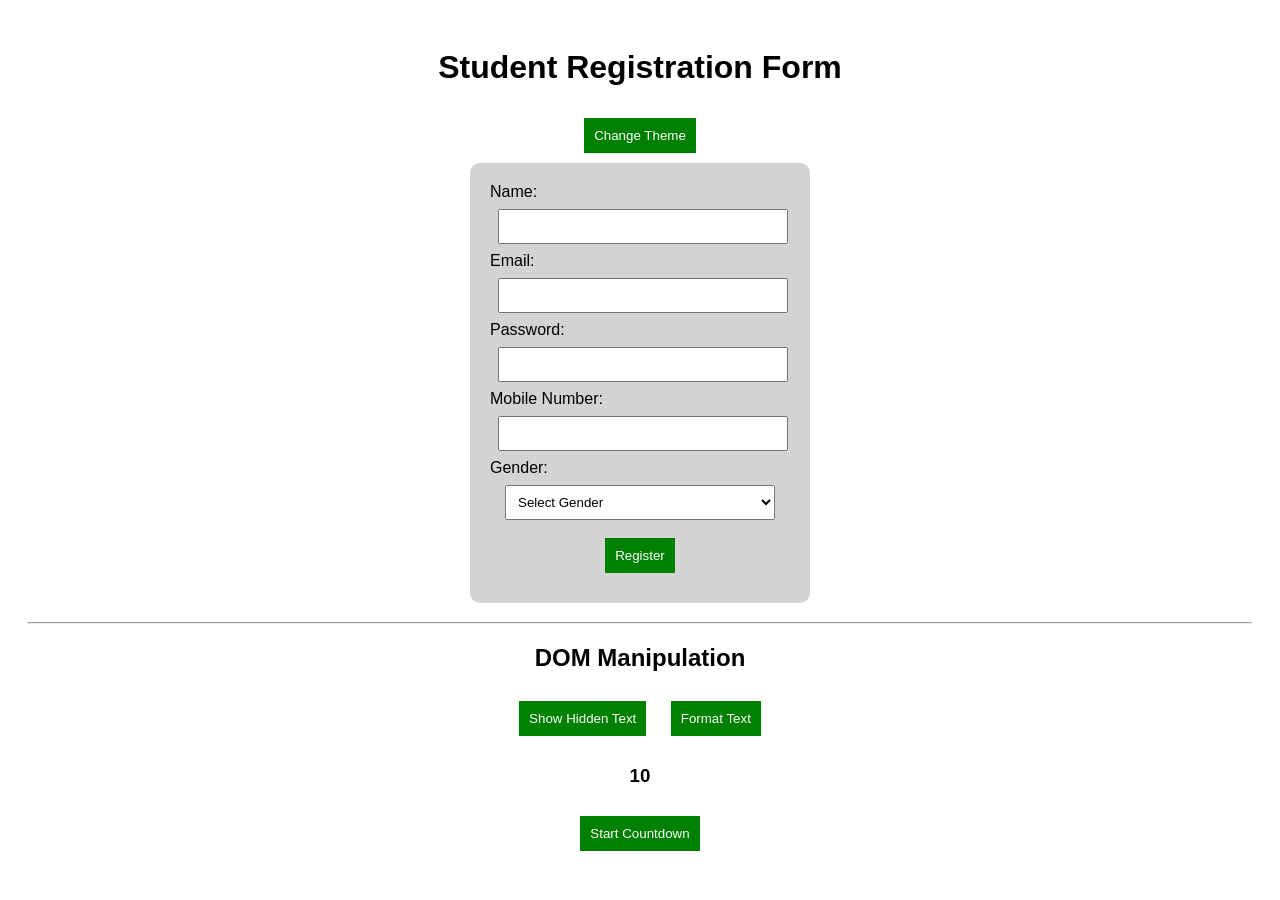
<file: HCI-3/index.html>
<!DOCTYPE html>
<html>
<head>
    <title>Student Registration</title>
    <link rel="stylesheet" href="style.css">
</head>
<body>

    <h1 id="heading">Student Registration Form</h1>

    <button onclick="changeTheme()">Change Theme</button>

    <form id="myForm">

        <label>Name:</label>
        <input type="text" id="name">
        <span id="nameError"></span>

        <label>Email:</label>
        <input type="text" id="email">
        <span id="emailError"></span>

        <label>Password:</label>
        <input type="password" id="password">
        <span id="passwordError"></span>

        <label>Mobile Number:</label>
        <input type="text" id="mobile">
        <span id="mobileError"></span>

        <label>Gender:</label>
        <select id="gender">
            <option value="">Select Gender</option>
            <option>Male</option>
            <option>Female</option>
            <option>Other</option>
        </select>
        <span id="genderError"></span>

        <button type="submit">Register</button>

    </form>

    <h3 id="message"></h3>

    <hr>

    <h2>DOM Manipulation</h2>

    <button onclick="showText()">Show Hidden Text</button>

    <p id="hiddenText" style="display:none;">
        Welcome to JavaScript DOM Manipulation!
    </p>

    <button onclick="changeText()">Format Text</button>

    <h3 id="timer">10</h3>
    <button onclick="startTimer()">Start Countdown</button>

    <script src="script.js"></script>

</body>
</html>
</file>
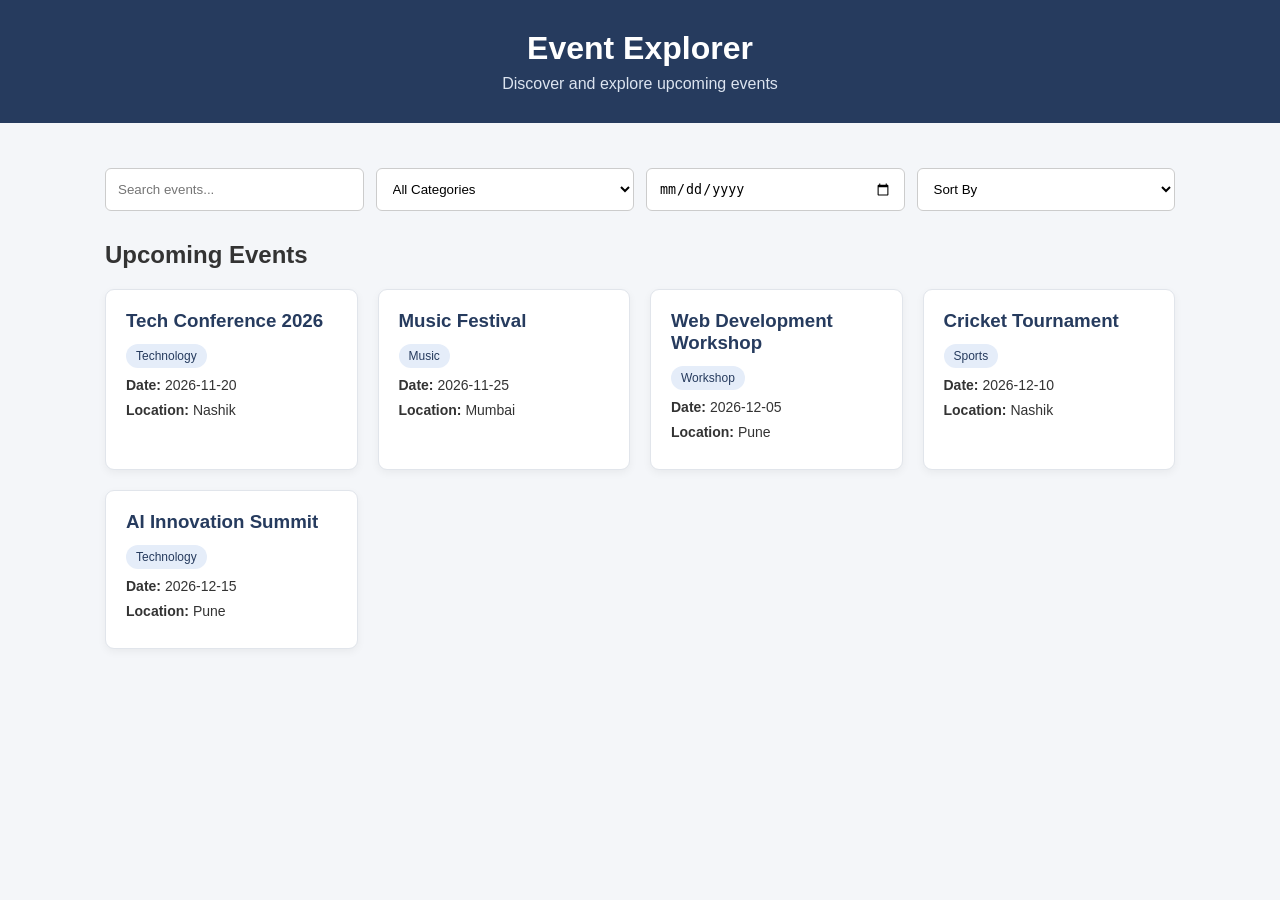
<file: HCI-4/index.html>
<!DOCTYPE html>
<html lang="en">
<head>
    <meta charset="UTF-8">
    <meta name="viewport" content="width=device-width, initial-scale=1.0">
    <title>Event Explorer</title>
    <link rel="stylesheet" href="style.css">
</head>
<body>

    <header>
        <h1>Event Explorer</h1>
        <p>Discover and explore upcoming events</p>
    </header>

    <main>
        <section class="filters">
            <input type="text" id="search" placeholder="Search events...">

            <select id="category">
                <option value="All">All Categories</option>
                <option value="Technology">Technology</option>
                <option value="Music">Music</option>
                <option value="Sports">Sports</option>
                <option value="Workshop">Workshop</option>
            </select>

            <input type="date" id="eventDate">

            <select id="sort">
                <option value="default">Sort By</option>
                <option value="asc">Date: Earliest First</option>
                <option value="desc">Date: Latest First</option>
            </select>
        </section>

        <h2>Upcoming Events</h2>

        <div id="eventContainer" class="events"></div>
    </main>

    <script src="script.js"></script>
</body>
</html>
</file>
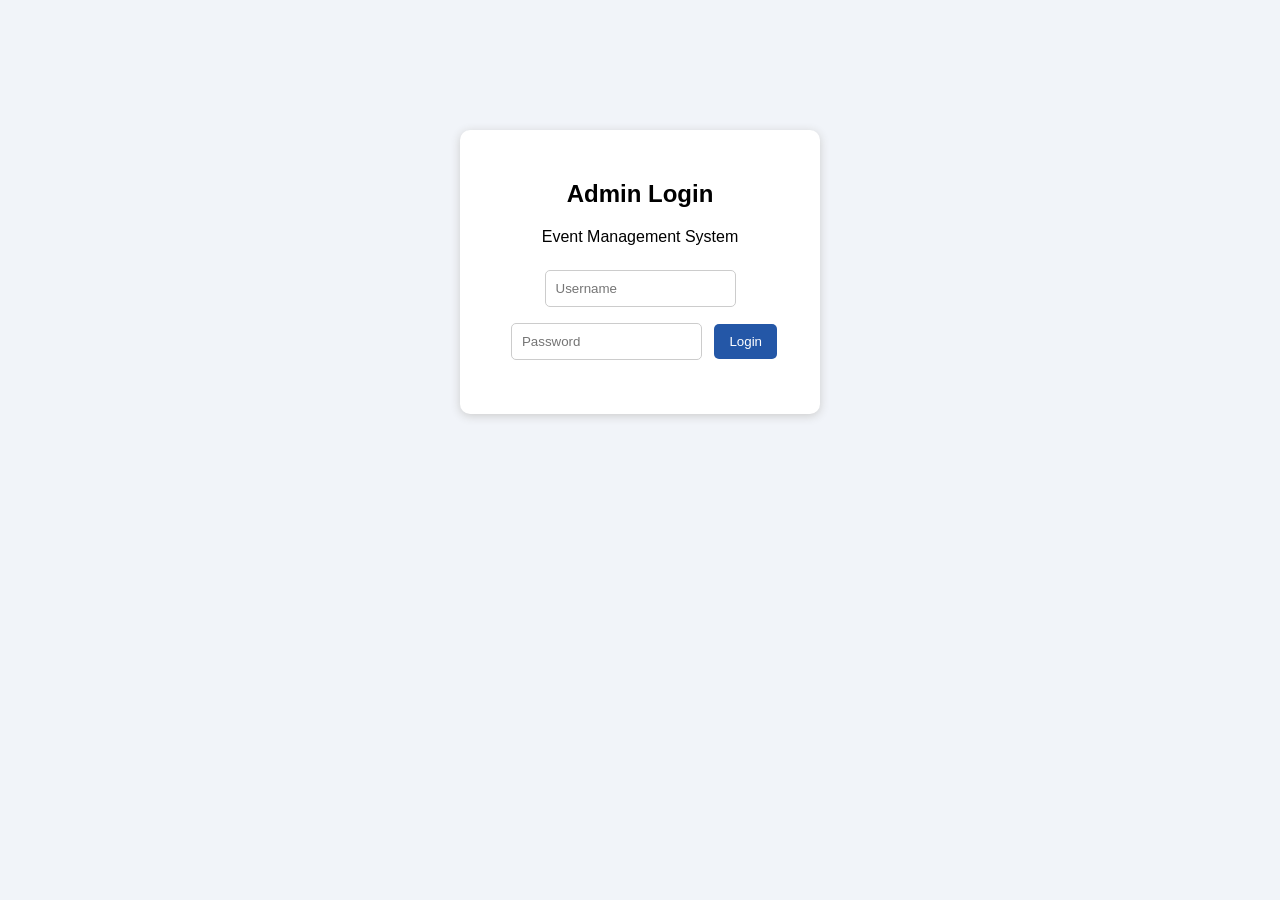
<file: HCI-6/index.html>
<!DOCTYPE html>
<html>
<head>
    <title>Admin Login</title>
    <link rel="stylesheet" href="style.css">
</head>
<body>

<div class="login-box">
    <h2>Admin Login</h2>
    <p>Event Management System</p>

    <form onsubmit="login(event)">
        <input type="text" id="username"
               placeholder="Username" required>

        <input type="password" id="password"
               placeholder="Password" required>

        <button type="submit">Login</button>
    </form>

    <p id="msg"></p>
</div>

<script>
function login(event) {
    event.preventDefault();

    let user = document.getElementById("username").value;
    let pass = document.getElementById("password").value;

    if (user === "admin" && pass === "1234") {
        sessionStorage.setItem("admin", "true");
        window.location.href = "dashboard.html";
    } else {
        document.getElementById("msg").innerText =
            "Invalid Username or Password";
    }
}
</script>

</body>
</html>
</file>
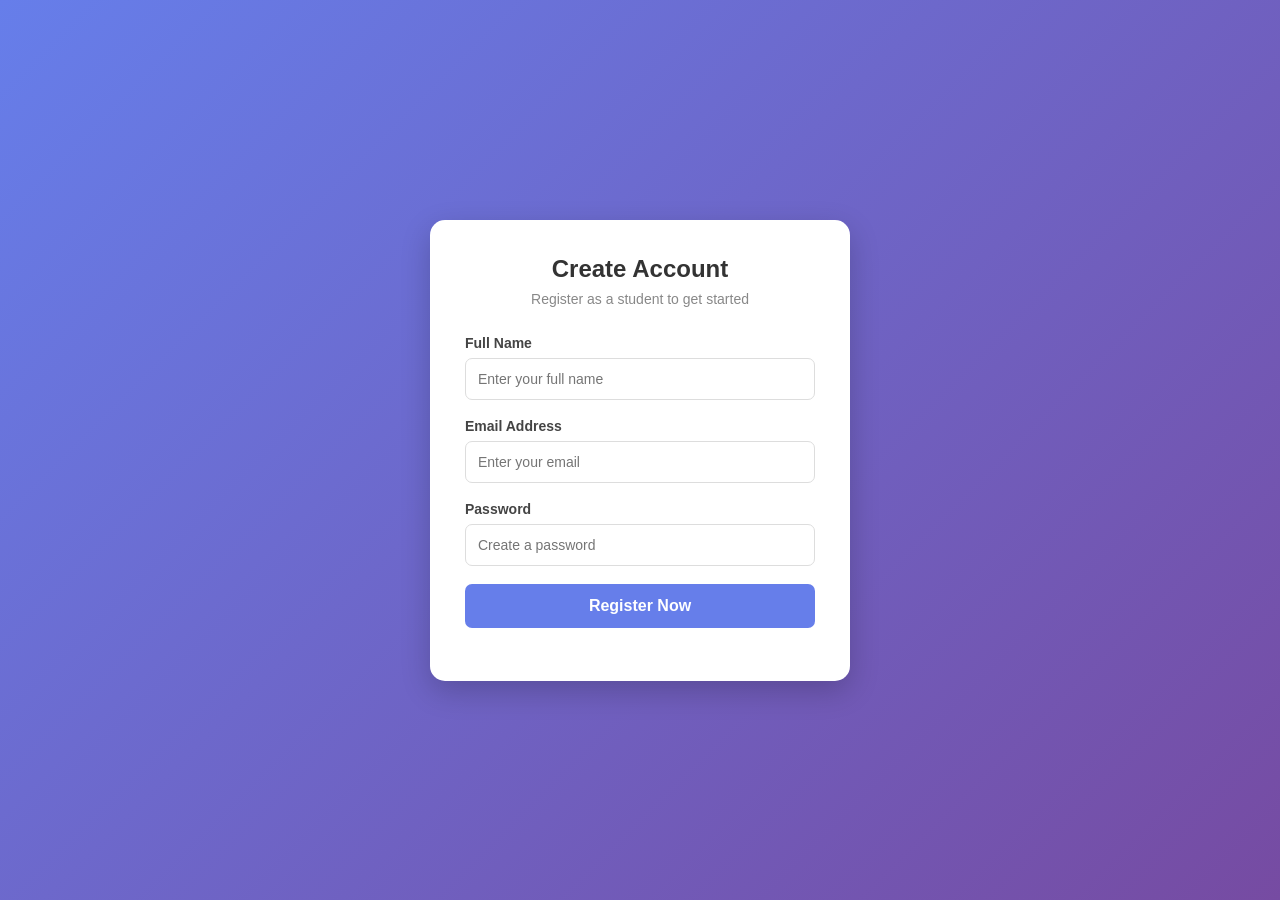
<file: HCI-5/public/index.html>
<!DOCTYPE html>
<html>
<head>
    <title>Student Registration</title>

    <style>
        * {
            margin: 0;
            padding: 0;
            box-sizing: border-box;
            font-family: Arial, sans-serif;
        }

        body {
            min-height: 100vh;
            display: flex;
            justify-content: center;
            align-items: center;
            background: linear-gradient(135deg, #667eea, #764ba2);
            padding: 20px;
        }

        .container {
            background: white;
            width: 100%;
            max-width: 420px;
            padding: 35px;
            border-radius: 15px;
            box-shadow: 0 10px 30px rgba(0,0,0,0.2);
        }

        h2 {
            text-align: center;
            color: #333;
            margin-bottom: 8px;
        }

        .subtitle {
            text-align: center;
            color: #888;
            margin-bottom: 28px;
            font-size: 14px;
        }

        .input-group {
            margin-bottom: 18px;
        }

        label {
            display: block;
            margin-bottom: 7px;
            color: #444;
            font-size: 14px;
            font-weight: bold;
        }

        input {
            width: 100%;
            padding: 12px;
            border: 1px solid #ddd;
            border-radius: 7px;
            outline: none;
            font-size: 14px;
            transition: 0.3s;
        }

        input:focus {
            border-color: #667eea;
            box-shadow: 0 0 5px rgba(102,126,234,0.3);
        }

        button {
            width: 100%;
            padding: 13px;
            background: #667eea;
            color: white;
            border: none;
            border-radius: 7px;
            font-size: 16px;
            font-weight: bold;
            cursor: pointer;
            transition: 0.3s;
        }

        button:hover {
            background: #5365cc;
        }

        button:disabled {
            opacity: 0.7;
            cursor: not-allowed;
        }

        #msg {
            text-align: center;
            margin-top: 18px;
            font-size: 14px;
            font-weight: bold;
        }

        .success {
            color: green;
        }

        .error {
            color: red;
        }

      
    </style>
</head>

<body>

<div class="container">

    <h2>Create Account</h2>
    <p class="subtitle">Register as a student to get started</p>

    <form id="form">

        <div class="input-group">
            <label>Full Name</label>
            <input type="text" id="name"
                   placeholder="Enter your full name" required>
        </div>

        <div class="input-group">
            <label>Email Address</label>
            <input type="email" id="email"
                   placeholder="Enter your email" required>
        </div>

        <div class="input-group">
            <label>Password</label>
            <input type="password" id="password"
                   placeholder="Create a password"
                   minlength="6" required>
        </div>

        <button type="submit" id="btn">Register Now</button>

    </form>

    <p id="msg"></p>

</div>

<script>

document.getElementById("form").onsubmit = async function(e) {

    e.preventDefault();

    let user = {
        name: document.getElementById("name").value,
        email: document.getElementById("email").value,
        password: document.getElementById("password").value
    };

    let btn = document.getElementById("btn");
    let msg = document.getElementById("msg");

    btn.disabled = true;
    btn.innerText = "Registering...";
    msg.innerText = "";

    try {

        let res = await fetch("/register", {
            method: "POST",
            headers: {
                "Content-Type": "application/json"
            },
            body: JSON.stringify(user)
        });

        let data = await res.json();

        msg.innerText = data.message;
        msg.className = res.ok ? "success" : "error";

        if (res.ok) {
            document.getElementById("form").reset();
        }

    } catch (error) {

        msg.innerText = "Server connection failed!";
        msg.className = "error";

    }

    btn.disabled = false;
    btn.innerText = "Register Now";

};

</script>

</body>
</html>
</file>
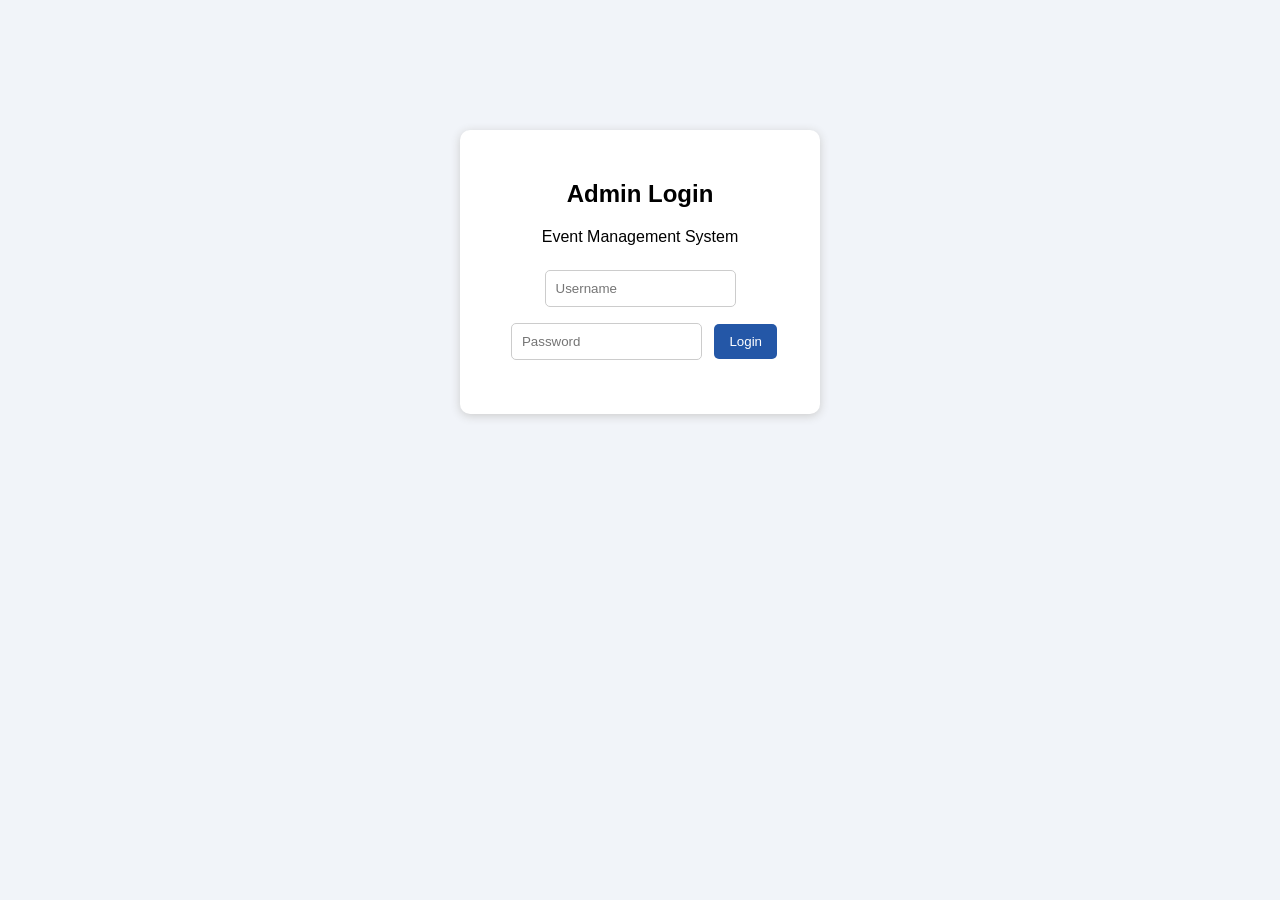
<file: HCI-6/dashboard.html>
<!DOCTYPE html>
<html>
<head>
    <title>Admin Dashboard</title>
    <link rel="stylesheet" href="style.css">
</head>
<body>

<div class="dashboard">

    <h2>Event Management Dashboard</h2>

    <button onclick="logout()">Logout</button>

    <h3>Add / Update Event</h3>

    <form onsubmit="saveEvent(event)">
        <input type="text" id="name"
               placeholder="Event Name" required>

        <input type="date" id="date" required>

        <input type="text" id="location"
               placeholder="Location" required>

        <button type="submit" id="btn">Add Event</button>
    </form>

    <h3>All Events</h3>

    <table>
        <thead>
            <tr>
                <th>Name</th>
                <th>Date</th>
                <th>Location</th>
                <th>Action</th>
            </tr>
        </thead>

        <tbody id="eventList"></tbody>
    </table>

</div>

<script>

// Check login
if (sessionStorage.getItem("admin") !== "true") {
    window.location.href = "index.html";
}

// Get saved events
let events = JSON.parse(localStorage.getItem("events")) || [];
let editIndex = -1;

// Display events
function displayEvents() {
    let list = document.getElementById("eventList");
    list.innerHTML = "";

    events.forEach((event, index) => {
        list.innerHTML += `
            <tr>
                <td>${event.name}</td>
                <td>${event.date}</td>
                <td>${event.location}</td>
                <td>
                    <button onclick="editEvent(${index})">Edit</button>
                    <button onclick="deleteEvent(${index})">Delete</button>
                </td>
            </tr>
        `;
    });
}

// Add or Update event
function saveEvent(e) {
    e.preventDefault();

    let event = {
        name: document.getElementById("name").value,
        date: document.getElementById("date").value,
        location: document.getElementById("location").value
    };

    if (editIndex === -1) {
        events.push(event);
    } else {
        events[editIndex] = event;
        editIndex = -1;
        document.getElementById("btn").innerText = "Add Event";
    }

    localStorage.setItem("events", JSON.stringify(events));

    document.querySelector("form").reset();
    displayEvents();
}

// Edit event
function editEvent(index) {
    document.getElementById("name").value = events[index].name;
    document.getElementById("date").value = events[index].date;
    document.getElementById("location").value = events[index].location;

    editIndex = index;
    document.getElementById("btn").innerText = "Update Event";
}

// Delete event
function deleteEvent(index) {
    if (confirm("Delete this event?")) {
        events.splice(index, 1);
        localStorage.setItem("events", JSON.stringify(events));
        displayEvents();
    }
}

// Logout
function logout() {
    sessionStorage.removeItem("admin");
    window.location.href = "index.html";
}

displayEvents();

</script>

</body>
</html>
</file>
<file: HCI-3/style.css>
body {
    font-family: Arial;
    background-color: white;
    text-align: center;
    padding: 20px;
}

form {
    width: 300px;
    margin: auto;
    padding: 20px;
    background: lightgray;
    border-radius: 10px;
}

input, select {
    width: 90%;
    padding: 8px;
    margin: 8px;
}

label {
    display: block;
    text-align: left;
}

button {
    padding: 10px;
    margin: 10px;
    cursor: pointer;
    background: green;
    color: white;
    border: none;
}

span {
    color: red;
    display: block;
    font-size: 13px;
}

.dark {
    background-color: #222;
    color: white;
}
</file>
<file: HCI-4/style.css>
* {
    margin: 0;
    padding: 0;
    box-sizing: border-box;
}

body {
    font-family: Arial, sans-serif;
    background: #f4f6f9;
    color: #333;
}

header {
    background: #263b5e;
    color: white;
    text-align: center;
    padding: 30px;
}

header p {
    margin-top: 8px;
    color: #dce4f0;
}

main {
    max-width: 1100px;
    margin: 30px auto;
    padding: 15px;
}

.filters {
    display: flex;
    gap: 12px;
    flex-wrap: wrap;
    margin-bottom: 30px;
}

input, select {
    padding: 12px;
    border: 1px solid #ccc;
    border-radius: 6px;
    flex: 1;
    min-width: 150px;
    background: white;
}

h2 {
    margin-bottom: 20px;
}

.events {
    display: grid;
    grid-template-columns: repeat(auto-fit, minmax(230px, 1fr));
    gap: 20px;
}

.card {
    background: white;
    padding: 20px;
    border-radius: 9px;
    border: 1px solid #e1e5eb;
    box-shadow: 0 3px 8px rgba(0,0,0,0.05);
}

.card h3 {
    color: #263b5e;
    margin-bottom: 12px;
}

.card p {
    margin: 9px 0;
    font-size: 14px;
}

.category {
    display: inline-block;
    background: #e5edf9;
    color: #263b5e;
    padding: 5px 10px;
    border-radius: 15px;
    font-size: 12px;
}

.no-results {
    text-align: center;
    padding: 30px;
    color: #777;
    grid-column: 1 / -1;
}

@media(max-width: 600px) {
    .filters {
        flex-direction: column;
    }
}
</file>
<file: HCI-6/style.css>
body {
    font-family: Arial;
    background: #f1f4f9;
    margin: 0;
    padding: 30px;
}

.login-box {
    background: white;
    width: 300px;
    margin: 100px auto;
    padding: 30px;
    text-align: center;
    border-radius: 10px;
    box-shadow: 0 2px 10px #ccc;
}

.dashboard {
    background: white;
    padding: 25px;
    border-radius: 10px;
}

input {
    padding: 10px;
    margin: 8px;
    border: 1px solid #ccc;
    border-radius: 5px;
}

button {
    background: #2457a7;
    color: white;
    padding: 10px 15px;
    border: none;
    border-radius: 5px;
    cursor: pointer;
}

button:hover {
    background: #173e7c;
}

table {
    width: 100%;
    margin-top: 20px;
    border-collapse: collapse;
}

th, td {
    border: 1px solid #ddd;
    padding: 12px;
    text-align: center;
}

th {
    background: #2457a7;
    color: white;
}

#msg {
    color: red;
}
</file>
